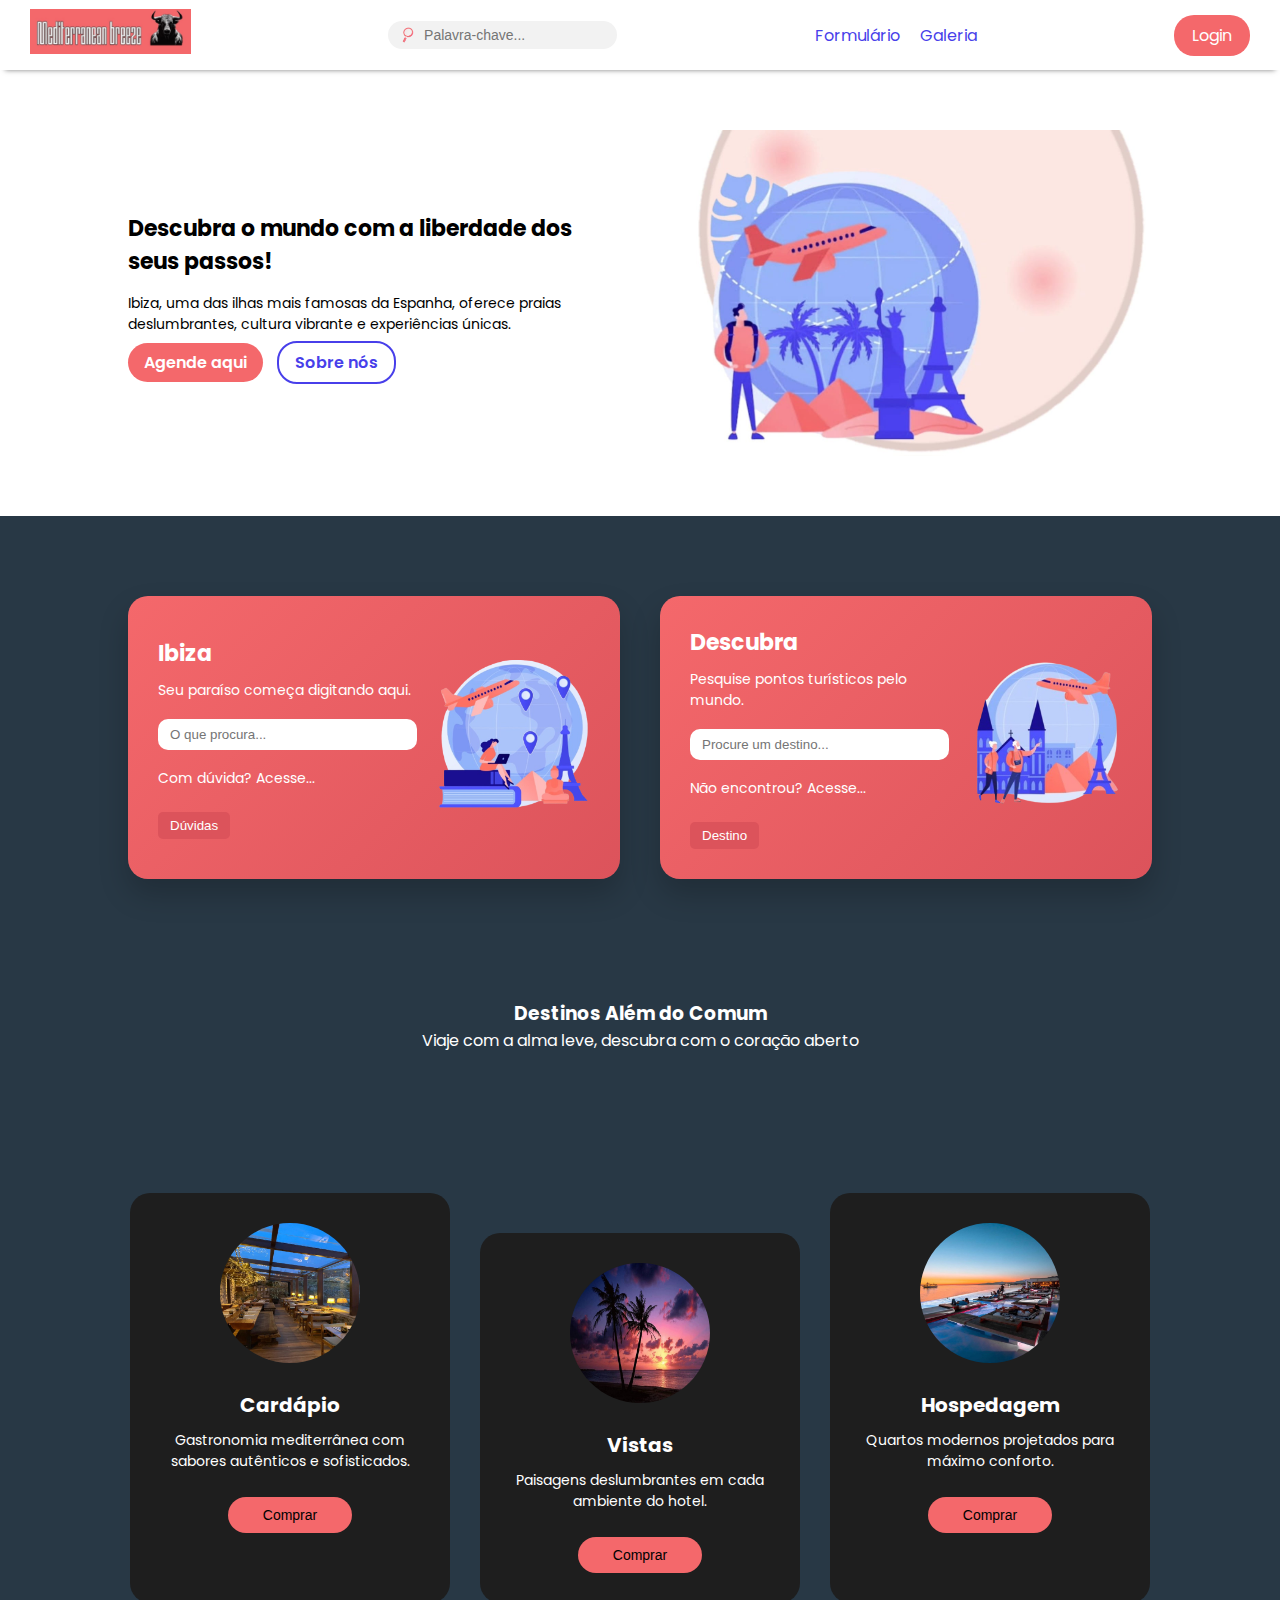
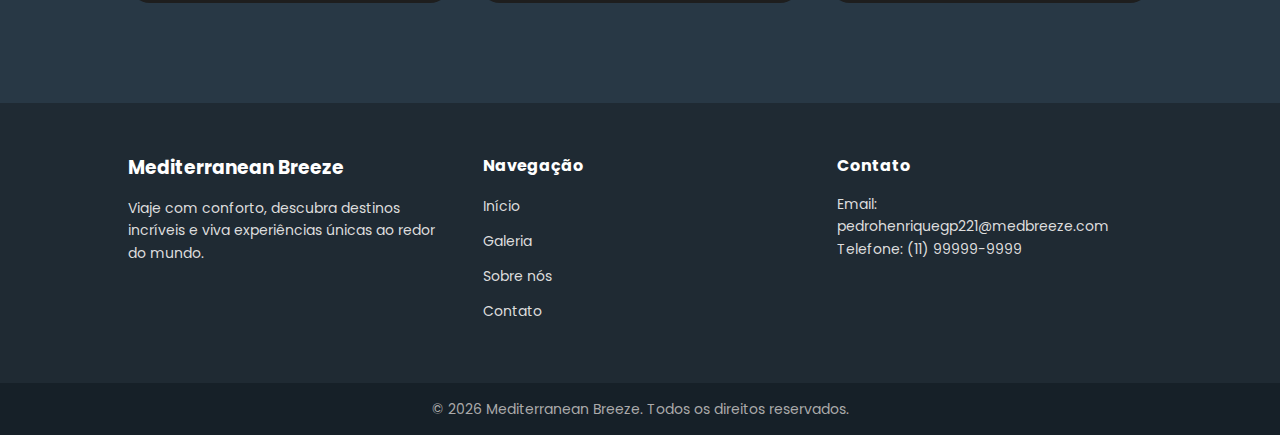
<file: index.html>
<!DOCTYPE html>
<html lang="pt-br">
<head>
    <meta charset="UTF-8">
    <meta name="viewport" content="width=device-width, initial-scale=1.0">
    <title>Mediterranean Breeze</title>

    <link rel="stylesheet" href="css/style.css">

    <link rel="preconnect" href="https://fonts.googleapis.com">
    <link rel="preconnect" href="https://fonts.gstatic.com" crossorigin>
    <link href="https://fonts.googleapis.com/css2?family=Poppins:wght@300;400;500;600&display=swap" rel="stylesheet">
</head>

<body>

<nav class="navbar">
    <div class="logo">
        <img src="images/Logo do boi.jpeg" alt="Logo do Boi">
    </div>

    <div class="search-bar">
        <img src="images/lupa-removebg-preview.png" alt="Buscar" class="search-icon">
        <input type="text" placeholder="Palavra-chave...">
    </div>

    <ul class="menu-items">
        <li><a href="index.html">Formulário</a></li>
        <li><a href="#">Galeria</a></li>
    </ul>

    <a href="login.html" class="botao-login">Login</a>
</nav>

<!-- ÁREA SUPERIOR -->
<section class="area-superior">
    <div class="texto">
        <h3 class="titulo">Descubra o mundo com a liberdade dos seus passos!</h3>
        <p class="descricao">
            Ibiza, uma das ilhas mais famosas da Espanha, oferece praias deslumbrantes,
            cultura vibrante e experiências únicas.
        </p>

        <a href="#" class="botao botao-agende">Agende aqui</a>
        <a href="#" class="botao botao-sobre">Sobre nós</a>
    </div>

    <img src="images/mano azul2.jpeg" alt="Viagem" class="tamanho-imagem">
</section>

<!-- ÁREA MÉDIA (QUADRADOS) -->
<section class="area-media">
    <div class="quadrados-topo">

        <div class="quadrado">
            <div class="conteudo">
                <h3>Ibiza</h3>
                <p>Seu paraíso começa digitando aqui.</p>
                <input type="text" placeholder="O que procura...">
                <p>Com dúvida? Acesse...</p>
                <button class="botao-quadrado">Dúvidas</button>
            </div>

            <div class="imagem-quadrado">
                <img src="images/WhatsApp-Image-2023-12-08-at-19.40.15-removebg-preview.png"
                     class="imagem-quadrado__img">
            </div>
        </div>

        <div class="quadrado">
            <div class="conteudo">
                <h3>Descubra</h3>
                <p>Pesquise pontos turísticos pelo mundo.</p>
                <input type="text" placeholder="Procure um destino...">
                <p>Não encontrou? Acesse...</p>
                <button class="botao-quadrado">Destino</button>
            </div>

            <div class="imagem-quadrado">
                <img src="images/segundaimagem.png"
                     class="imagem-quadrado__img">
            </div>
        </div>

    </div>
</section>

<!-- TEXTO CENTRAL -->
<section class="area-textinho">
    <h3>Destinos Além do Comum</h3>
    <p>Viaje com a alma leve, descubra com o coração aberto</p>
</section>

<!-- ÁREA INFERIOR (CARDS) -->
<section class="area-inferior">
    <div class="cards-container">

        <div class="card">
            <div class="imagem">
                <img src="images/imagemCard3-fotor-20231210183128.jpg" class="praia1">
            </div>

            <h2 class="txt-principal-card">Cardápio</h2>
            <p class="descricao-Card">
                Gastronomia mediterrânea com sabores autênticos e sofisticados.
            </p>

            <div class="botao-card">
                <button class="btn-card">Comprar</button>
            </div>
        </div>

        <div class="card card-meio">
            <div class="imagem">
                <img src="images/praia1-fotor-20231210182543.jpg" class="praia1">
            </div>

            <h2 class="txt-principal-card">Vistas</h2>
            <p class="descricao-Card">
                Paisagens deslumbrantes em cada ambiente do hotel.
            </p>

            <div class="botao-card">
                <button class="btn-card">Comprar</button>
            </div>
        </div>

        <div class="card">
            <div class="imagem">
                <img src="images/imagemCard2-fotor-2023121018249.jpg" class="praia1">
            </div>

            <h2 class="txt-principal-card">Hospedagem</h2>
            <p class="descricao-Card">
                Quartos modernos projetados para máximo conforto.
            </p>

            <div class="botao-card">
                <button class="btn-card">Comprar</button>
            </div>
        </div>

    </div>
</section>

<footer class="rodape">
    <div class="rodape-container">

        <div class="rodape-col">
            <h3>Mediterranean Breeze</h3>
            <p>
                Viaje com conforto, descubra destinos incríveis e viva experiências únicas
                ao redor do mundo.
            </p>
        </div>

        <div class="rodape-col">
            <h4>Navegação</h4>
            <ul>
                <li><a href="#">Início</a></li>
                <li><a href="#">Galeria</a></li>
                <li><a href="#">Sobre nós</a></li>
                <li><a href="#">Contato</a></li>
            </ul>
        </div>

        <div class="rodape-col">
            <h4>Contato</h4>
            <p>Email: pedrohenriquegp221@medbreeze.com</p>
            <p>Telefone: (11) 99999-9999</p>
        </div>

    </div>

    <div class="rodape-copy">
        <p>© 2026 Mediterranean Breeze. Todos os direitos reservados.</p>
    </div>
</footer>


</body>
</html>
</file>
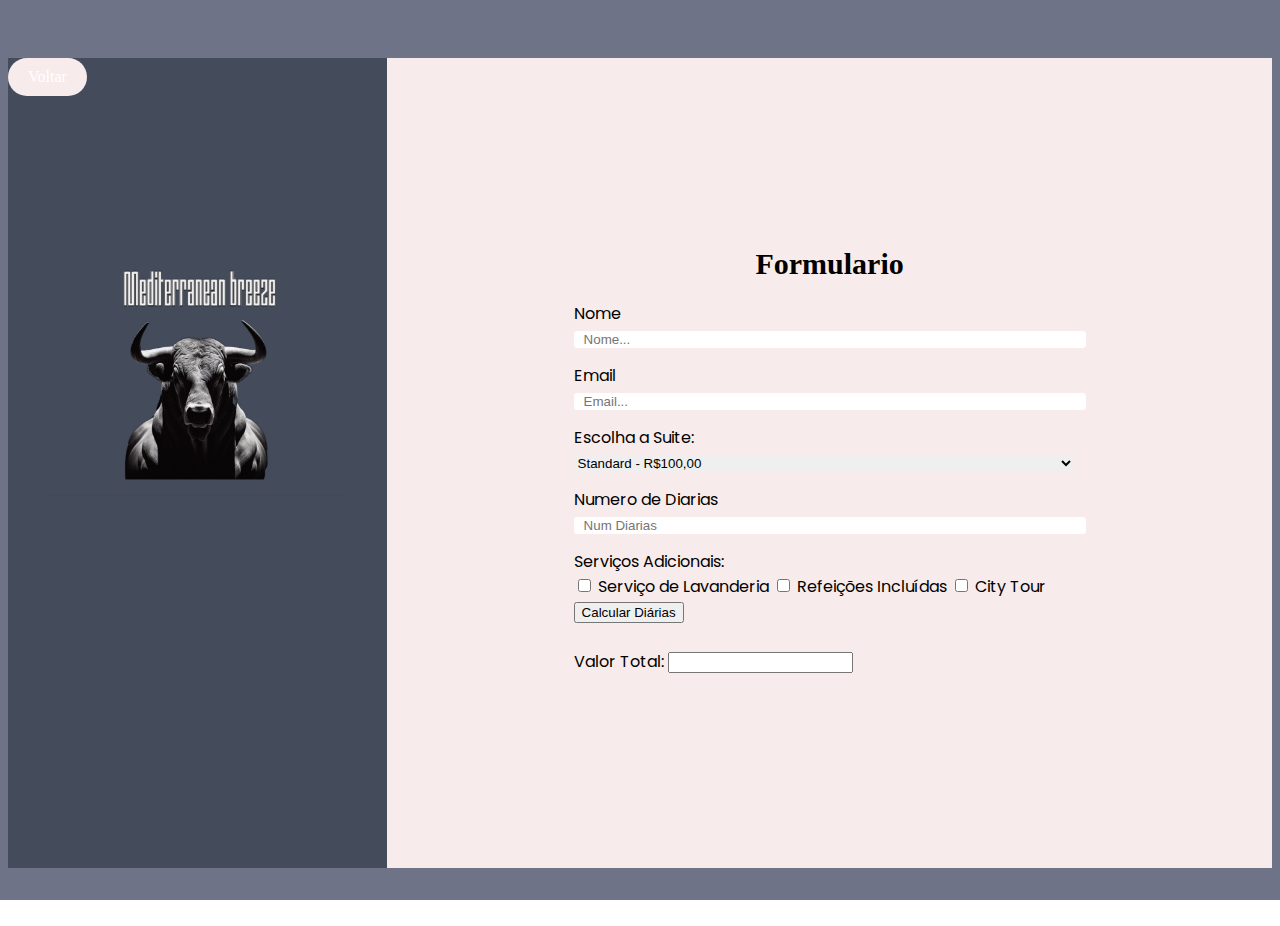
<file: login.html>
<!DOCTYPE html>
<html lang="pt-br">
<head>
    <meta charset="UTF-8">
    <meta name="viewport" content="width=device-width, initial-scale=1.0">
    <title>Login</title>
    <link rel="stylesheet" href="css/login.css">
    <link href="https://cdn.jsdelivr.net/npm/bootstrap@5.3.2/dist/css/bootstrap.min.css" rel="stylesheet" integrity="sha384-T3c6CoIi6uLrA9TneNEoa7RxnatzjcDSCmG1MXxSR1GAsXEV/Dwwykc2MPK8M2HN" crossorigin="anonymous">
    <link rel="preconnect" href="https://fonts.googleapis.com">
    <link rel="preconnect" href="https://fonts.gstatic.com" crossorigin>
    <link href="https://fonts.googleapis.com/css2?family=Poppins:ital,wght@0,100;0,200;0,300;1,100;1,200&display=swap" rel="stylesheet">
    <link rel="icon" href="images/teupailogo.jpeg" type="image/x-icon"
  </head>
<body>
 
    <script src="https://cdn.jsdelivr.net/npm/bootstrap@5.3.2/dist/js/bootstrap.bundle.min.js" integrity="sha384-C6RzsynM9kWDrMNeT87bh95OGNyZPhcTNXj1NW7RuBCsyN/o0jlpcV8Qyq46cDfL" crossorigin="anonymous"></script>
    <!-- fundo de td -->
    <div class="background"></div>
   <!-- conteiner -->
    <div class="container">
      <div class="side left-side">
        <a href="index.html" class="botao">Voltar</a>
        <div class="teupai">
            <Center>
         <img src="images/teupailogo.jpeg">
             </Center>
        </div>
        </div>
        <div class="side right-side">
          <h1>Formulario</h1>
          <form class="formulario">
              <label class="form-label" for="nome">Nome</label>
              <input class="form-input" placeholder="Nome..." name="nome" type="text">
              <label class="form-label" for="email">Email</label>
              <input class="form-input" placeholder="Email..." name="email" type="text">
              <label class="form-label" for="suite">Escolha a Suite:</label>
              <select class="form-select" id="suite" name="suite">
                  <option value="standard">Standard - R$100,00</option>
                  <option value="exclusive">Exclusive - R$200,00</option>
                  <option value="luxo">Luxo - R$300,00</option>
              </select>
              <label class="form-label" for="Numero de Diarias">Numero de Diarias</label>
              <input class="form-input" placeholder="Num Diarias" name="ndd" type="text">
              <div class="servicos-adicionais">
                  <label class="form-label">Serviços Adicionais:</label>
                  <br>
                  <input class="form-checkbox" type="checkbox" id="lavanderia" name="servicos" value="lavanderia">
                  <label class="form-label" for="lavanderia">Serviço de Lavanderia</label>
                  <input class="form-checkbox" type="checkbox" id="refeicoes" name="servicos" value="refeicoes">
                  <label class="form-label" for="refeicoes">Refeições Incluídas</label>
                  <input class="form-checkbox" type="checkbox" id="cityTour" name="servicos" value="cityTour">
                  <label class="form-label" for="cityTour">City Tour</label>
                  <div class="button">
                      <button type="button" onclick="calcularDiarias()">Calcular Diárias</button><br>
                  </div>
                <br>
                <label for="total">Valor Total:</label>
                <input type="text" id="total" name="total" readonly>
              </form>
            </div>
      </div>

        <script src="js/login.js"></script>
</body>

</html>
</file>
<file: css/style.css>
* {
    margin: 0;
    padding: 0;
    box-sizing: border-box;
}

body {
    font-family: 'Poppins', sans-serif;
    background-color: #fff;
}

/* NAVBAR */
.navbar {
    height: 70px; /* altura fixa */
    display: flex;
    align-items: center;
    justify-content: space-between;
    padding: 0 30px;
    box-shadow: 0 5px 5px -5px rgba(0,0,0,.5);
    background: #fff;
}

.search-bar {
    display: flex;
    align-items: center;
    gap: 8px;
    background: #f2f2f2;
    padding: 6px 12px;
    border-radius: 20px;
}

.search-bar input {
    border: none;
    background: transparent;
    outline: none;
    font-size: 14px;
}

.search-icon {
    width: 16px;
    opacity: 0.6;
}

.search-bar input {
    border: none;
    background: transparent;
    outline: none;
    font-size: 14px;
}

.search-icon {
    width: 16px;
    opacity: 0.6;
}

.logo img {
    height: 45px;
    width: auto;
}

.menu-items {
    display: flex;
    list-style: none;
    gap: 20px;
}

.menu-items a {
    text-decoration: none;
    color: #483FEA;
    transition: color .3s;
}

.menu-items a:hover {
    color: #F4686B;
}

.botao-login {
    background-color: #F4686B;
    color: #fff;
    padding: 8px 18px;
    border-radius: 20px;
    text-decoration: none;
    transition: background .3s;
}

.botao-login:hover {
    background-color: #DC535B;
}

/* HERO */
.area-superior {
    width: 80%;
    margin: 60px auto;
    display: flex;
    align-items: center;
    justify-content: space-between;
}

.texto {
    max-width: 45%;
}

.titulo {
    font-size: 22px;
}

.descricao {
    margin: 15px 0;
    font-size: 14px;
}

.botao {
    padding: 8px 16px;
    border-radius: 20px;
    text-decoration: none;
    font-weight: 600;
    margin-right: 10px;
    transition: .3s;
}

.botao-agende {
    background: #F4686B;
    color: #fff;
}

.botao-agende:hover {
    background: #DC535B;
}

.botao-sobre {
    border: 2px solid #483FEA;
    color: #483FEA;
}

.botao-sobre:hover {
    background: #483FEA;
    color: #fff;
}

.tamanho-imagem {
    width: 45%;
}

/* ÁREA MÉDIA */
.area-media {
    background-color: #283845;
    padding: 80px 0;
}
.quadrados-topo {
    width: 80%;
    margin: auto;
    display: flex;
    gap: 40px;
}

.quadrado {
    flex: 1;
    background: linear-gradient(135deg, #F4686B, #DC535B);
    border-radius: 20px;
    padding: 30px;
    color: #fff;
    display: flex;
    justify-content: space-between;
    align-items: center;
    box-shadow: 0 15px 30px rgba(0,0,0,.2);
}

.quadrado .conteudo {
    width: 60%;
}

.quadrado h3 {
    font-size: 22px;
    margin-bottom: 10px;
}

.quadrado p {
    font-size: 14px;
    margin: 8px 0;
}

.quadrado input {
    width: 100%;
    padding: 8px 12px;
    border-radius: 10px;
    border: none;
    margin: 10px 0;
    outline: none;
}
.imagem-quadrado {
    width: 35%;
    text-align: right;
}

.imagem-quadrado__img {
    width: 100%;
    max-width: 180px;
}


.botao-quadrado {
    margin-top: 15px;
    padding: 6px 12px;
    border: none;
    border-radius: 5px;
    background: #DC535B;
    color: #fff;
    cursor: pointer;
    transition: .3s;
}

.botao-quadrado:hover {
    background: #b8454a;
}

/* TEXTO */
.area-textinho {
    background: #283845;
    color: #fff;
    text-align: center;
    padding: 40px;
}

/* CARDS */
.area-inferior {
    background: #283845;
    padding: 100px 0;
}

.cards-container {
    width: 80%;
    margin: auto;
    display: flex;
    gap: 30px;
    justify-content: center;
}


.card {
    background: #1e1e1e;
    border-radius: 20px;
    padding: 30px 20px;
    text-align: center;
    width: 320px;
    transition: transform .3s, box-shadow .3s;
    color: #fff;
}

.card:hover {
    transform: translateY(-10px);
    box-shadow: 0 20px 30px rgba(0,0,0,.4);
}

.card-meio {
    margin-top: 40px;
}

.praia1 {
    width: 140px;
    height: 140px;
    object-fit: cover;
    border-radius: 50%;
    margin-bottom: 20px;
}

.txt-principal-card {
    font-size: 20px;
    margin-bottom: 10px;
}

.descricao-Card {
    font-size: 14px;
    line-height: 1.5;
}

.botao-card {
    display: flex;
    justify-content: center;
    margin-top: 25px;
}

.btn-card {
    padding: 10px 35px;
    border-radius: 20px;
    border: none;
    background: #F4686B;
    font-size: 14px;
}


.btn-card:hover {
    background: #DC535B;
}

.rodape {
    background: #1f2a33;
    color: #ddd;
}

.rodape-container {
    width: 80%;
    margin: auto;
    display: flex;
    justify-content: space-between;
    gap: 40px;
    padding: 50px 0;
}

.rodape-col {
    flex: 1;
}

.rodape h3,
.rodape h4 {
    color: #fff;
    margin-bottom: 15px;
}

.rodape p {
    font-size: 14px;
    line-height: 1.6;
}

.rodape ul {
    list-style: none;
}

.rodape ul li {
    margin-bottom: 10px;
}

.rodape ul a {
    text-decoration: none;
    color: #ddd;
    font-size: 14px;
    transition: color .3s;
}

.rodape ul a:hover {
    color: #F4686B;
}

.rodape-copy {
    background: #162028;
    text-align: center;
    padding: 15px 0;
    font-size: 13px;
    color: #aaa;
}
</file>
<file: css/login.css>
.background {
    position: fixed;
    top: 0;
    left: 0;
    width: 100%;
    height: 100%;
    background-color: #6e7388; 
    z-index: -1; /* Para enviar para o fundo */
}






form{
  display: flex;
  justify-content: flex-start;
  flex-direction: column; /*ficar em coluna  */
  margin-top: 100px;
  font-family: 'Poppins', sans-serif;
}
.form-label {
  margin-bottom: 5px;
}

form>input:focus {
  outline: none; /*tira a borda preta ao clicar   */
}

form>input {
  width: 500px;
  margin-bottom: 30px;
  border: none;
  border-radius: 3px;
  padding-left: 10px;
}
form select {
  border: none;
}


.container {
    display: flex;
    
  }
  
  .left-side {
    flex: 20%; /* Ocupa 40% do espaço disponível */
    background-color: #444c5c; /* Cor para o lado esquerdo */
    height: 90vh;
    margin-top: 50px;
    /* Adicione estilos adicionais conforme necessário */
  }
  
  .right-side {
    flex: 60%; /* Ocupa 60% do espaço disponível */
    background-color:#f7ebeb; /* Cor para o lado direito */
    height: 90vh;
    display: flex;
    justify-content: center;
    margin-top: 50px;
    flex-direction: column;
    align-items: center;
    /* Adicione estilos adicionais conforme necessário */
  }
  .right-side>h1{
    margin-top: 70px;
    font-size: 30px;
    font-weight: 900;
  
  }

  .btn>button{
    padding: 15px 50px;
    border-radius: 5px;
    border: none;
    font-weight: 700;
    font-size: 15px;
  }

.form-select,
.form-input,
.servicos-adicionais {
    margin-bottom: 15px;
    /* Adicione mais estilos conforme necessário */
}


.form-btn {
    padding: 15px 50px;
    border-radius: 5px;
    border: none;
    font-weight: 700;
    font-size: 15px;
    /* Estilos para o botão */
}
.side {
  margin-bottom: 50px; /* Adiciona espaçamento na parte inferior dos lados */
}

.formulario {
  display: flex;
  flex-direction: column;
  align-items: flex-start;
  margin-top: 0px; /* vao mais pra cima */
  margin-bottom: 10px; /* mais pra baixo */
  font-family: 'Poppins', sans-serif;
}
.right-side > h1 {
  margin-top: 20px; /* p diminuir a distancia do titulo formulario do topo */
  font-size: 30px;
  font-weight: 900;
}
.formulario select.form-select {
  width: 500px;
}

.teupai img {
  width: 300px;
  height: 300px;
  margin-top: 100px;
}
/* Estilo para o botão */
.botao {
  display: inline-block;
  padding: 10px 20px;
  text-decoration: none;
  border-radius: 20px; /* Bordas arredondadas */
  background-color: #f7ebeb; /* Cor de fundo do botão */
  color: #fff; /* Cor do texto */
  transition: background-color 0.3s ease; /* Transição suave da cor de fundo */
}

/* Estilizar o botão quando o cursor estiver sobre ele */
</file>
